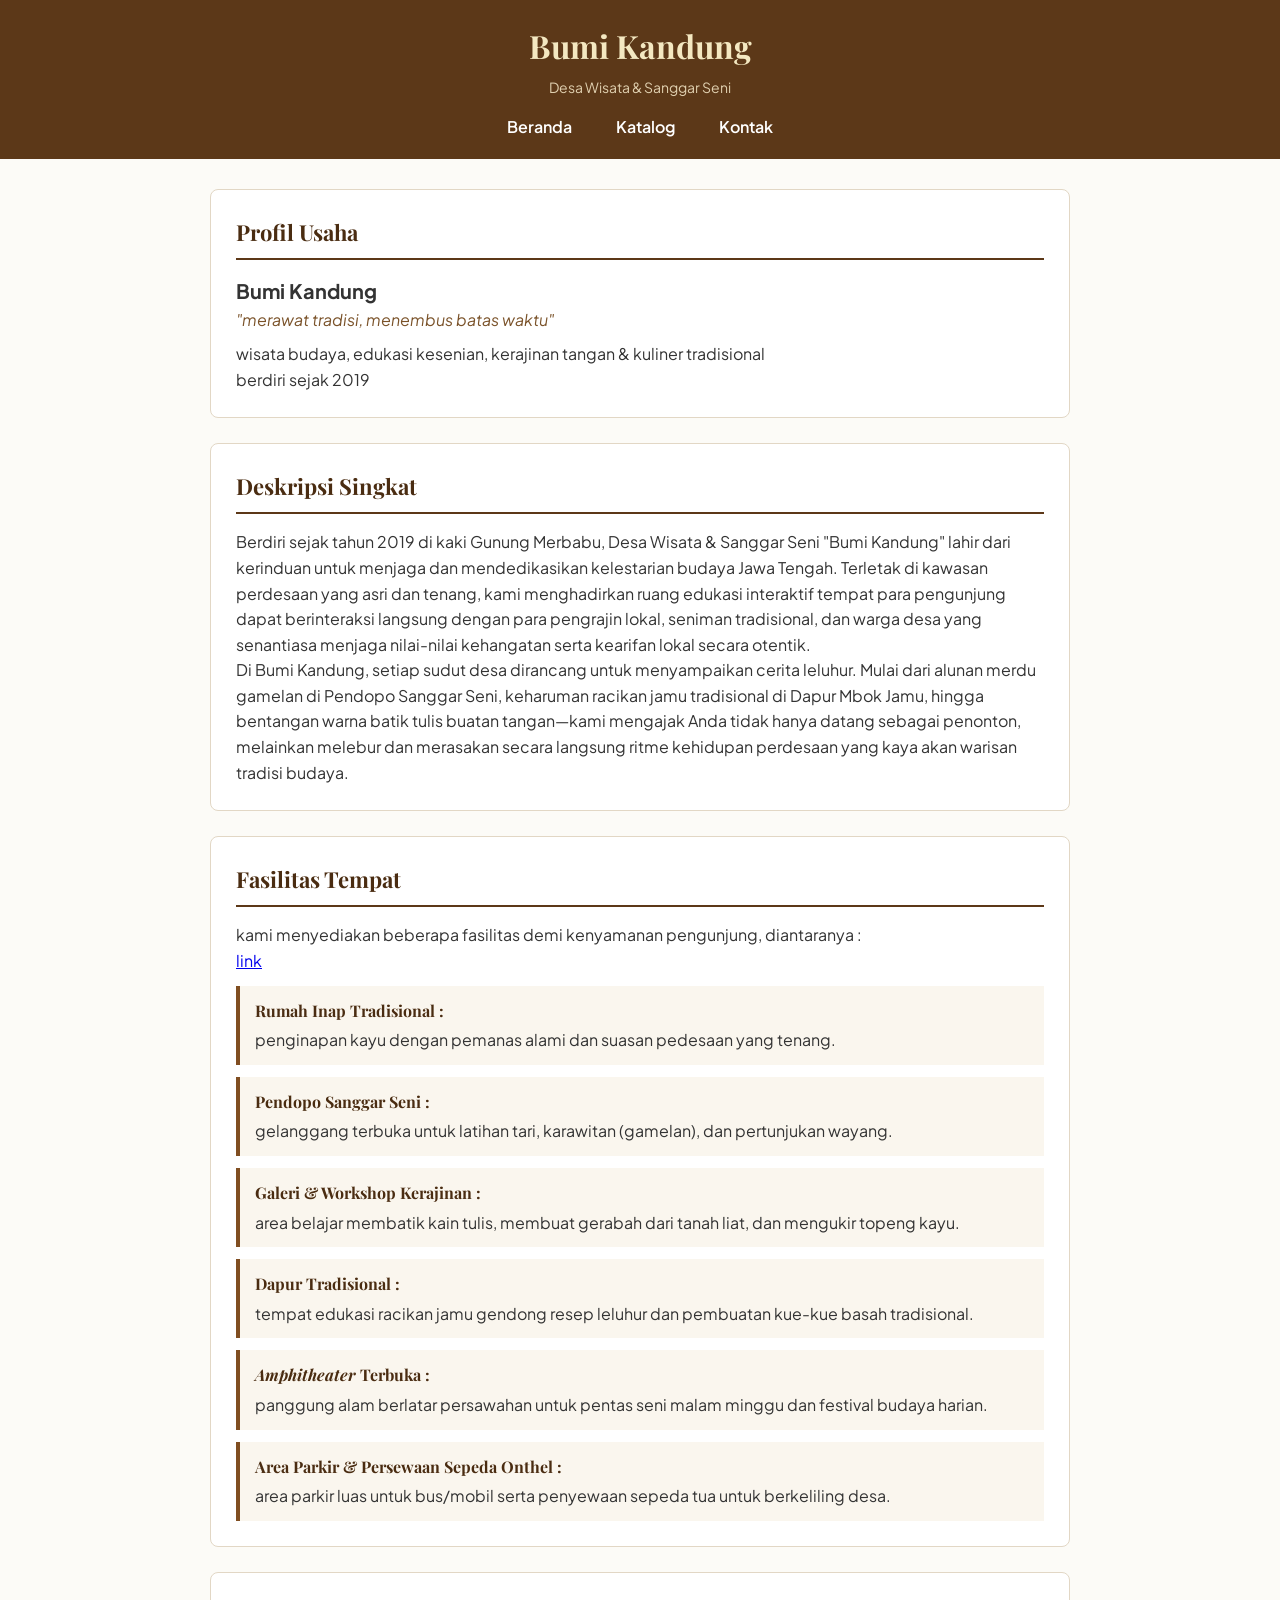
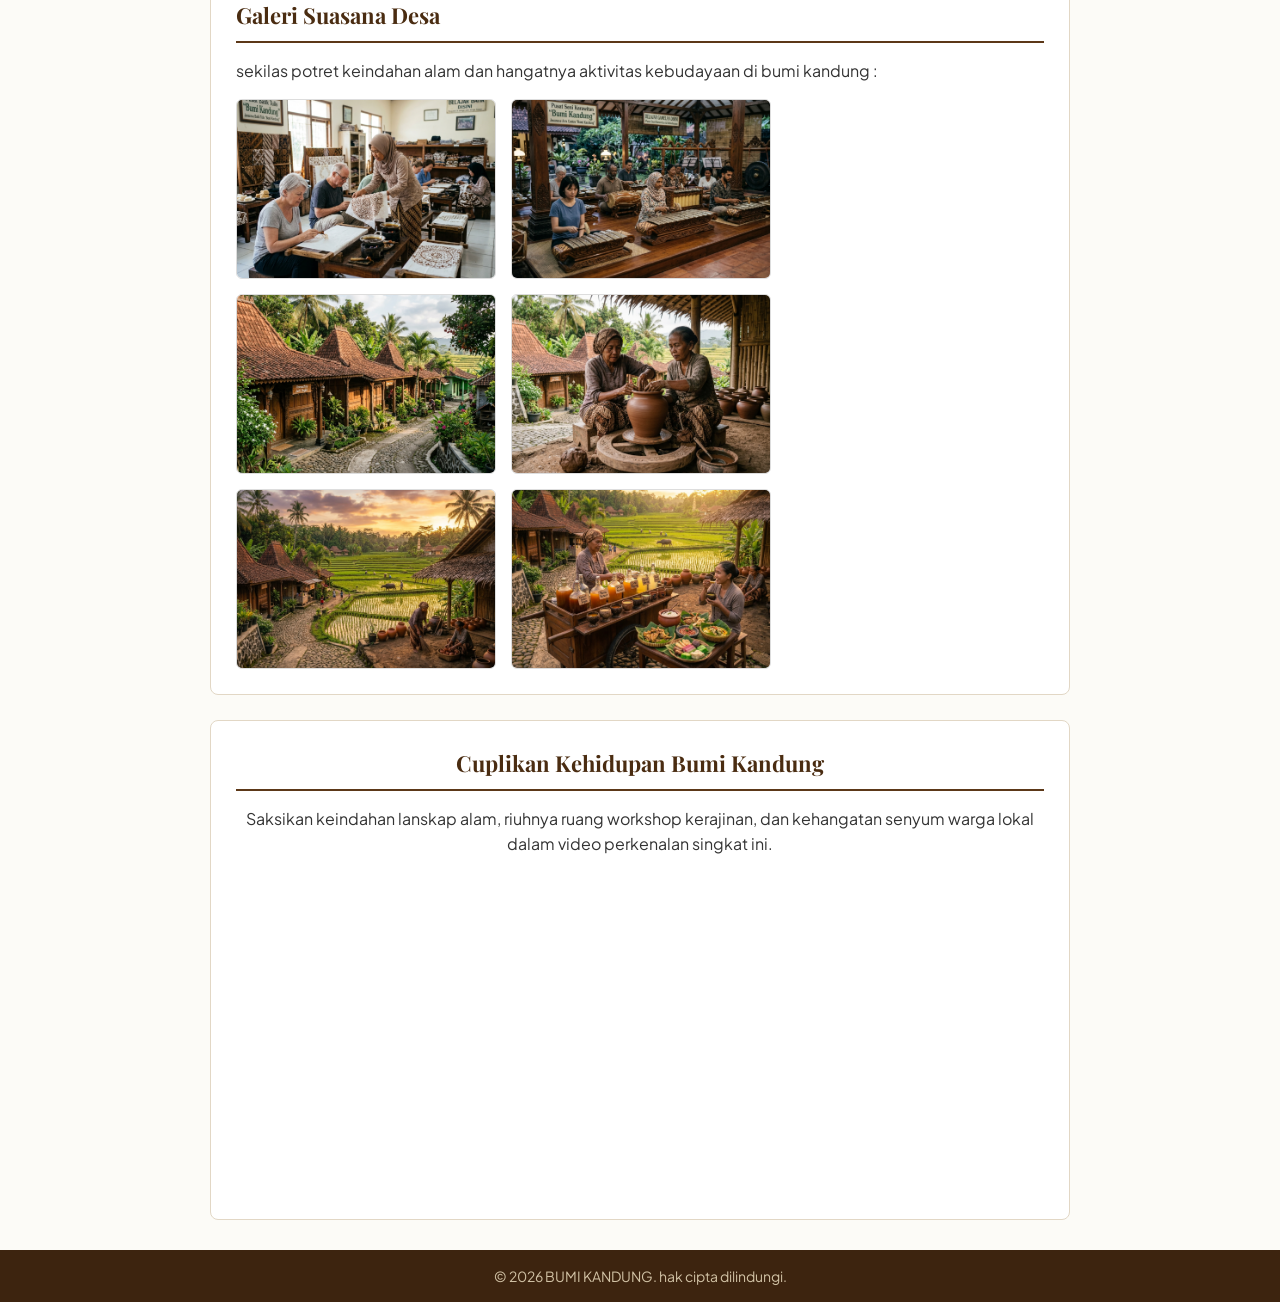
<file: index.html>
<!DOCTYPE html>
<html lang="id">
    <head>
        <meta charset="UTF-8" />
        <meta name="viewport" content="width=device-width, initial-scale=1.0" />
        <!-- JUDUL HALAMAN WEB -->
        <title>DESA WISATA & SANGGAR SENI "BUMI KANDUNG"</title>

        <!-- SEO -->
        <meta name="description"
            content="Desa Wisata & Sanggar Seni Bumi Kandung adalah kawasan wisata edukasi budaya yang mengusung konsep kelestarian tradisi Jawa Tengah." 
            />

        <!-- LINK ICON DAN STYLE.CSS -->
        <link rel="icon" type="image/jpg" href="favicon.jpg" />
        <link rel="stylesheet" href="style.css" />

        <!-- LINK FONTAWESOME & GOOGLE FONTS -->
        <link rel="stylesheet" 
            href="https://cdnjs.cloudflare.com/ajax/libs/font-awesome/6.4.0/css/all.min.css" 
        />
        <link rel="preconnect" 
            href="https://fonts.googleapis.com" 
        />
        <link rel="preconnect" 
            href="https://fonts.gstatic.com" crossorigin 
        />
        <link  
            href="https://fonts.googleapis.com/css2?family=Playfair+Display:ital,wght@0,600;0,700;1,400&family=Plus+Jakarta+Sans:wght@400;500;600;700&display=swap" 
            rel="stylesheet"
        />
    </head>

    <body>
        <!-- HALAMAN UTAMA WEB -->
        <header class="halaman-utama">
            <div class="logo-brand">
                <h1 class="nama-bisnis">bumi kandung</h1>
                <p>desa wisata & sanggar seni</p>
            </div>

            <nav class="link-halaman">
                <ul>
                    <li><a href="index.html">beranda</a></li>
                    <li><a href="katalog.html">katalog</a></li>
                    <li><a href="kontak.html">kontak</a></li>
                </ul>
            </nav>
        </header>

        <!-- ISI HALAMAN WEB -->
        <main class="isi-halaman">
            <!-- PROFIL USAHA -->
            <section class="profil-usaha">
                <h2>profil usaha</h2>
                <p id="nama-usaha">bumi kandung</p>
                <p id="tagline">"merawat tradisi, menembus batas waktu"</p>
                <p id="kategori">wisata budaya, edukasi kesenian, kerajinan tangan & kuliner tradisional</p>
                <p id="tahun-berdiri">berdiri sejak 2019</p>
            </section>

            <!-- DESKRIPSI SINGKAT -->
            <section class="deskripsi-usaha">
                <h2>deskripsi singkat</h2>
                <p class="deskripsi-singkat">
                    Berdiri sejak tahun 2019 di kaki Gunung Merbabu, Desa Wisata & Sanggar Seni "Bumi Kandung" 
                    lahir dari kerinduan untuk menjaga dan mendedikasikan kelestarian budaya Jawa Tengah. 
                    Terletak di kawasan perdesaan yang asri dan tenang, kami menghadirkan ruang edukasi interaktif 
                    tempat para pengunjung dapat berinteraksi langsung dengan para pengrajin lokal, seniman tradisional, 
                    dan warga desa yang senantiasa menjaga nilai-nilai kehangatan serta kearifan lokal secara otentik.
                </p>
                <p class="deskripsi-singkat">
                    Di Bumi Kandung, setiap sudut desa dirancang untuk menyampaikan cerita leluhur. Mulai dari alunan 
                    merdu gamelan di Pendopo Sanggar Seni, keharuman racikan jamu tradisional di Dapur Mbok Jamu, hingga 
                    bentangan warna batik tulis buatan tangan—kami mengajak Anda tidak hanya datang sebagai penonton, 
                    melainkan melebur dan merasakan secara langsung ritme kehidupan perdesaan yang kaya akan warisan 
                    tradisi budaya.
                </p>
            </section>

            <!-- FASILITAS TEMPAT -->
            <section class="fasilitas-keunggulan">
                <h2>fasilitas tempat</h2>
                <p>kami menyediakan beberapa fasilitas demi kenyamanan pengunjung, diantaranya :</p>
                <a href="#">link</a>
                <!-- RUMAH INAP -->
                <div class="kartu-fasilitas">
                    <h3 class="jenis-fasilitas">rumah inap tradisional :</h3>
                    <p class="deskripsi-fasilitas">
                        penginapan kayu dengan pemanas alami dan suasan pedesaan yang tenang.
                    </p>
                </div>

                <!-- PENDOPO SANGGAR SENI -->
                <div class="kartu-fasilitas">
                    <h3 class="jenis-fasilitas">pendopo sanggar seni :</h3>
                    <p class="deskripsi-fasilitas">
                        gelanggang terbuka untuk latihan tari, karawitan (gamelan), dan pertunjukan wayang.
                    </p>
                </div>

                <!-- GALERI & WORKSHOP KERAJINAN -->
                <div class="kartu-fasilitas">
                    <h3 class="jenis-fasilitas">galeri & workshop kerajinan :</h3>
                    <p class="deskripsi-fasilitas">
                        area belajar membatik kain tulis, membuat gerabah dari tanah liat, dan mengukir topeng kayu.
                    </p>
                </div>

                <!-- DAPUR TRADISIONAL -->
                <div class="kartu-fasilitas">
                    <h3 class="jenis-fasilitas">dapur tradisional :</h3>
                    <p class="deskripsi-fasilitas">
                        tempat edukasi racikan jamu gendong resep leluhur dan pembuatan kue-kue basah tradisional.
                    </p>
                </div>

                <!-- AMPHITHEATER -->
                <div class="kartu-fasilitas">
                    <h3 class="jenis-fasilitas"><span class="asing">amphitheater</span> terbuka :</h3>
                    <p class="deskripsi-fasilitas">
                        panggung alam berlatar persawahan untuk pentas seni malam minggu dan festival budaya harian.
                    </p>
                </div>

                <!-- AREA PARKIR -->
                <div class="kartu-fasilitas">
                    <h3 class="jenis-fasilitas">area parkir & persewaan sepeda onthel :</h3>
                    <p class="deskripsi-fasilitas">
                        area parkir luas untuk bus/mobil serta penyewaan sepeda tua untuk berkeliling desa.
                    </p>
                </div>
            </section>

            <!-- GALERI FOTO -->
            <section class="galeri">
                <h2>galeri suasana desa</h2>
                <p>sekilas potret keindahan alam dan hangatnya aktivitas kebudayaan di bumi kandung :</p>
                <div class="kontainer-galeri">
                    <img src="gambar/batik-tulis.jpg" alt="Wisatawan belajar membatik tulis" />
                    <img src="gambar/karawitan-gamelan.jpg" alt="Latihan gamelan di Pendopo" />
                    <img src="gambar/homestay-joglo.jpg" alt="Suasana Homestay Joglo" />
                    <img src="gambar/gerabah-tanah-liat.jpg" alt="Pembuatan gerabah tanah liat" />
                    <img src="gambar/suasana-desa.jpg" alt="Pemandangan persawahan desa" />
                    <img src="gambar/jamu-kuliner.jpg" alt="Sajian kuliner dan jamu tradisional" />
                </div>
            </section>

            <!-- VIDEO PROMOSI -->
            <section class="video">
                <h2>cuplikan kehidupan bumi kandung</h2>
                <p>Saksikan keindahan lanskap alam, riuhnya ruang workshop kerajinan, dan kehangatan senyum warga lokal dalam video perkenalan singkat ini.</p>
                <div class="bingkai-video">
                    <iframe 
                        width="560" 
                        height="315" 
                        src="https://www.youtube.com/embed/nQNo6uje_sU?si=doDVI8OCD-WXNoCJ" 
                        title="YouTube video player" 
                        frameborder="0"
                        allowfullscreen
                        ></iframe>
                </div>
            </section>
        </main>

        <!-- HALAMAN BAWAH WEB -->
        <footer class="halaman-bawah">
            <p>&copy; 2026 <span class="kapital">bumi kandung</span>. hak cipta dilindungi.</p>
        </footer>
    </body>
</html>
</file>
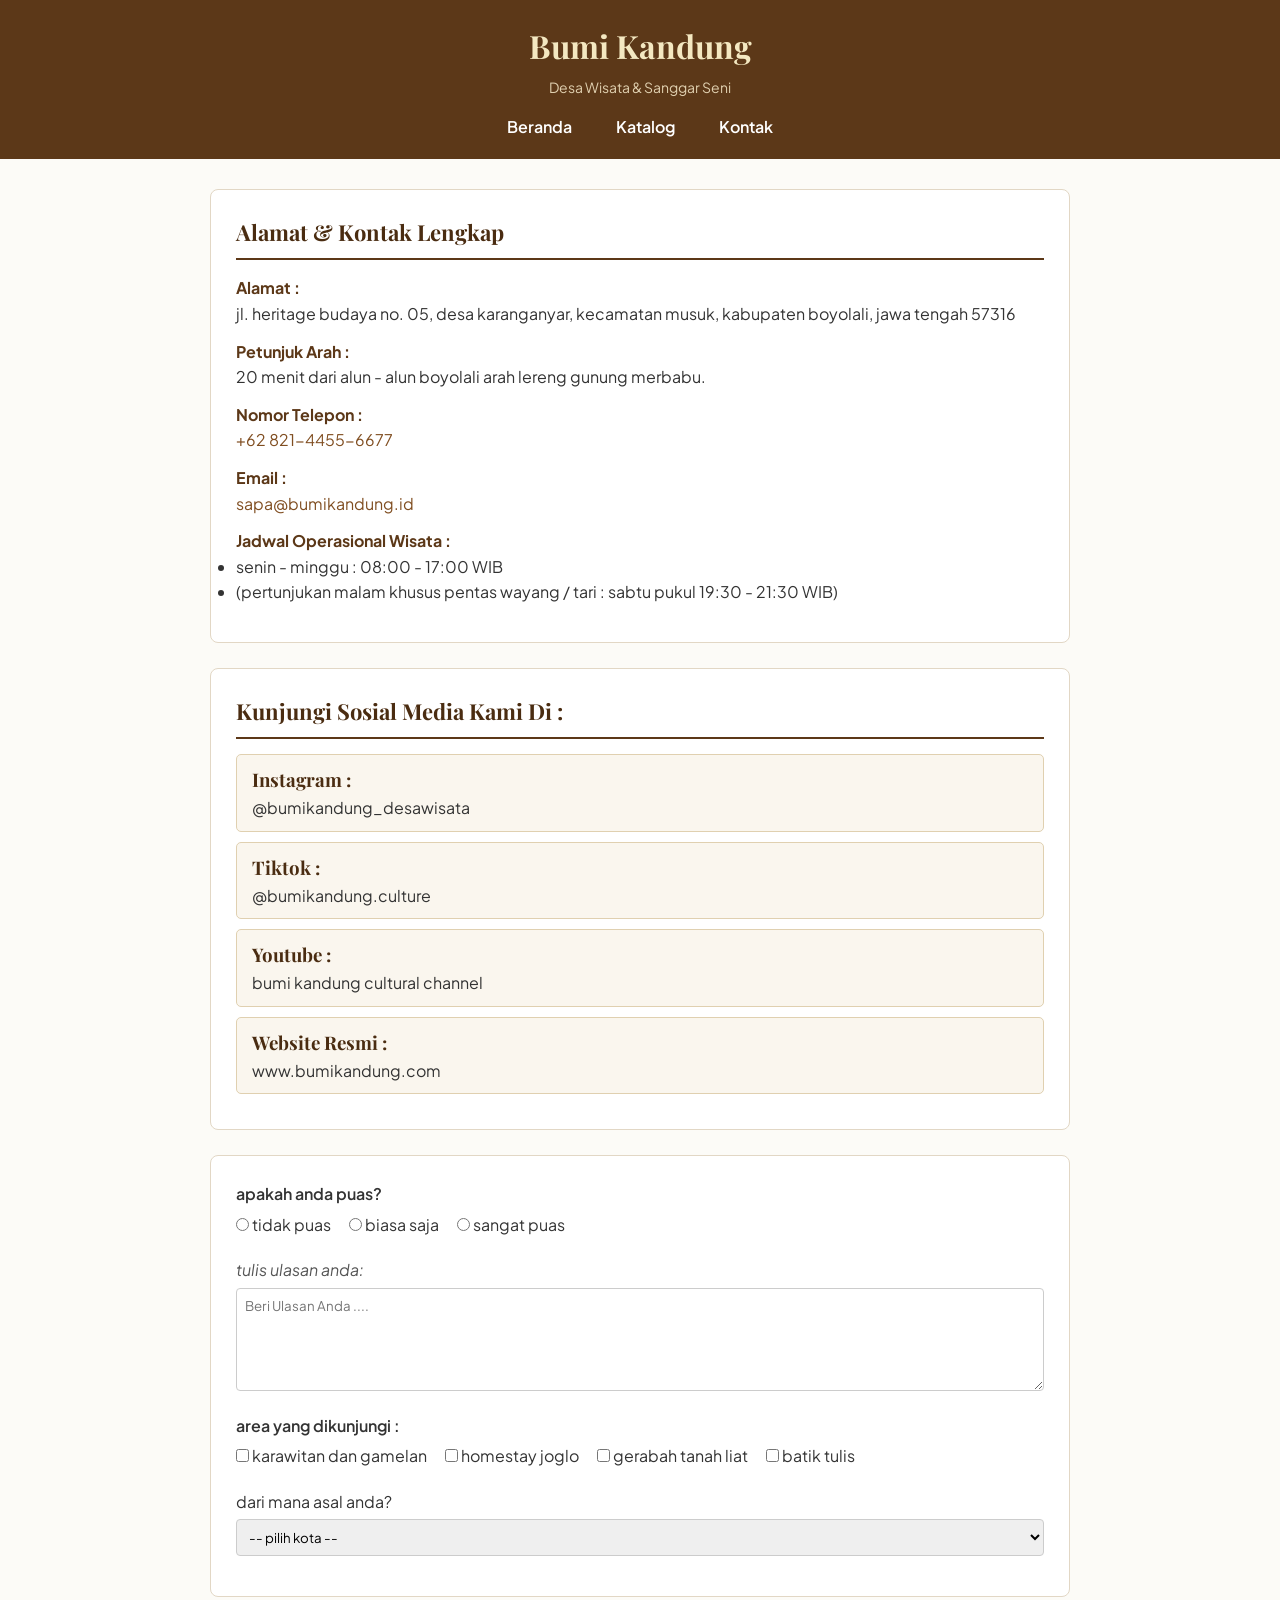
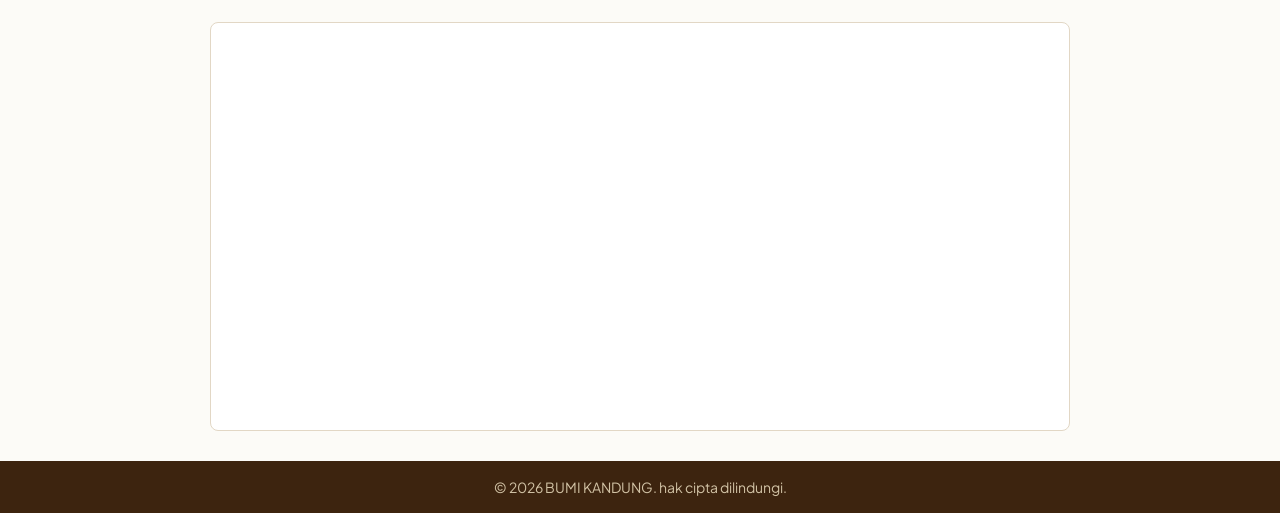
<file: kontak.html>
<!DOCTYPE html>
<html lang="id">
    <head>
        <meta charset="UTF-8" />
        <meta name="viewport" content="width=device-width, initial-scale=1.0" />
        <!-- JUDUL HALAMAN WEB -->
        <title>DESA WISATA & SANGGAR SENI "BUMI KANDUNG"</title>

        <!-- SEO -->
        <meta name="description"
            content="Desa Wisata & Sanggar Seni Bumi Kandung adalah kawasan wisata edukasi budaya yang mengusung konsep kelestarian tradisi Jawa Tengah." 
            />

        <!-- LINK ICON DAN STYLE.CSS -->
        <link rel="icon" type="image/jpg" href="favicon.jpg" />
        <link rel="stylesheet" href="style.css" />

        <!-- LINK FONTAWESOME & GOOGLE FONTS -->
        <link rel="stylesheet" 
            href="https://cdnjs.cloudflare.com/ajax/libs/font-awesome/6.4.0/css/all.min.css" 
        />
        <link rel="preconnect" 
            href="https://fonts.googleapis.com" 
        />
        <link rel="preconnect" 
            href="https://fonts.gstatic.com" crossorigin 
        />
        <link  
            href="https://fonts.googleapis.com/css2?family=Playfair+Display:ital,wght@0,600;0,700;1,400&family=Plus+Jakarta+Sans:wght@400;500;600;700&display=swap" 
            rel="stylesheet"
        />
    </head>

    <body>
        <!-- HALAMAN UTAMA WEB -->
        <header class="halaman-utama">
            <div class="logo-brand">
                <h1 class="nama-bisnis">bumi kandung</h1>
                <p>desa wisata & sanggar seni</p>
            </div>

            <nav class="link-halaman">
                <ul>
                    <li><a href="index.html">beranda</a></li>
                    <li><a href="katalog.html">katalog</a></li>
                    <li><a href="kontak.html">kontak</a></li>
                </ul>
            </nav>
        </header>

        <!-- ISI HALAMAN WEB -->
        <main class="isi-halaman">
            <!-- ALAMAT & KONTAK -->
            <section class="alamat-kontak">
                <h2>alamat & kontak lengkap</h2>
                <div class="kotak-informasi">
                    <p class="judul-info">alamat :</p>
                    <p class="detail-info">jl. heritage budaya no. 05, desa karanganyar, kecamatan musuk, kabupaten boyolali, jawa tengah 57316</p>
                </div>

                <div class="kotak-informasi">
                    <p class="judul-info">petunjuk arah :</p>
                    <p class="detail-info">20 menit dari alun - alun boyolali arah lereng gunung merbabu.</p>
                </div>

                <div class="kotak-informasi">
                    <p class="judul-info">nomor telepon :</p>
                    <p class="detail-info">
                        <a href="tel:+6282144556677">+62 821-4455-6677</a>
                    </p>
                </div>

                <div class="kotak-informasi">
                    <p class="judul-info">email :</p>
                    <p class="detail-info">
                    <a href="mailto:sapa@bumikandung.id">sapa@bumikandung.id</a>
                    </p>
                </div>

                <div class="kotak-informasi">
                    <p class="judul-info">jadwal operasional wisata :</p>
                    <ul>
                        <li>senin - minggu : 08:00 - 17:00 <span class="kapital">wib</span></li>
                        <li>(pertunjukan malam khusus pentas wayang / tari : sabtu pukul 19:30 - 21:30 <span class="kapital">wib</span>)</li>
                    </ul>
                </div>
            </section>

            <!-- MEDIA SOSIAL -->
            <section class="wadah-sosmed">
                <h2>kunjungi sosial media kami di :</h2>
                <a class="kartu-sosmed" href="#" target="_blank">
                    <h3>instagram :</h3>
                    <p>@bumikandung_desawisata</p>
                </a>
                <a class="kartu-sosmed" href="#" target="_blank">
                    <h3>tiktok :</h3>
                    <p>@bumikandung.culture</p>
                </a>
                <a class="kartu-sosmed" href="#" target="_blank">
                    <h3>youtube :</h3>
                    <p>bumi kandung cultural channel</p>
                </a>
                <a class="kartu-sosmed" href="#" target="_blank">
                    <h3>website resmi :</h3>
                    <p>www.bumikandung.com</p>
                </a>
            </section>

            <!-- FORMULIR -->
            <section class="formulir">
                <form action="/data.php" method="POST">
                    <div class="kepuasan">
                        <p>apakah anda puas?</p>
                        <label>
                            <input type="radio" name="kepuasan" value="tidak-puas" /> tidak puas
                        </label>
                        <label>
                            <input type="radio" name="kepuasan" value="biasa-saja" /> biasa saja
                        </label>
                        <label>
                            <input type="radio" name="kepuasan" value="sangat-puas" /> sangat puas
                        </label>
                    </div>

                    <div class="ulasan">
                        <label for="ulasan">tulis ulasan anda:</label>
                        <textarea 
                               id="ulasan" 
                               name="ulasan" 
                               rows="5" 
                               cols="40" 
                               placeholder="Beri Ulasan Anda ...." 
                            ></textarea>
                    </div>

                    <div>
                        <p>area yang dikunjungi :</p>
                        <label><input type="checkbox" name="area" value="karawitan" /> karawitan dan gamelan</label>
                        <label><input type="checkbox" name="area" value="homestay" /> homestay joglo</label>
                        <label><input type="checkbox" name="area" value="gerabah" /> gerabah tanah liat</label>
                        <label><input type="checkbox" name="area" value="batik" /> batik tulis</label>
                    </div>

                    <div>
                        <label for="kota">dari mana asal anda? </label>
                        <select id="kota" name="kota">
                            <option value="">-- pilih kota --</option>
                            <option value="surabaya">surabaya</option>
                            <option value="semarang">semarang</option>
                            <option value="yogyakarta">yogyakarta</option>
                            <option value="jakarta">jakarta</option>
                        </select>
                    </div>
                </form>
            </section>

            <!-- PETA LOKASI -->
            <section class="peta">
                <iframe 
                    width="100%" 
                    height="350" 
                    src="https://maps.google.com/maps?q=Boyolali,+Jawa+Tengah&t=&z=13&ie=UTF8&iwloc=&output=embed" 
                    style="border:0;" 
                    allowfullscreen="" 
                    loading="lazy">
                </iframe>
            </section>
        </main>

        <!-- HALAMAN BAWAH WEB -->
        <footer class="halaman-bawah">
            <p>&copy; 2026 <span class="kapital">bumi kandung</span>. hak cipta dilindungi.</p>
        </footer>
    </body>
</html>
</file>
<file: style.css>
/* 1. REGULASI UMUM (RESET & FONT SYSTEM) */
* {
    margin: 0;
    padding: 0;
    box-sizing: border-box;
}

body {
    font-family: 'Plus Jakarta Sans', sans-serif;
    background-color: #fcfbf7;
    color: #333333;
    line-height: 1.6;
}

/* Pengaturan judul agar memakai Google Font Playfair Display */
h1, h2, h3, .nama-bisnis {
    font-family: 'Playfair Display', serif;
    color: #4a2c11;
    text-transform: capitalize;
}

/* Utilitas Transformasi Teks */
.kapital {
    text-transform: uppercase;
}

.asing {
    font-style: italic;
}

/* 2. HEADER & NAVIGASI (HALAMAN UTAMA) */
.halaman-utama {
    background-color: #5c3818;
    color: #ffffff;
    padding: 20px;
    text-align: center;
}

.halaman-utama .nama-bisnis {
    color: #f4e8c1;
    font-size: 32px;
    margin-bottom: 5px;
}

.halaman-utama p {
    font-size: 14px;
    color: #e0d0b0;
    margin-bottom: 15px;
    text-transform: capitalize;
}

/* Navigasi */
.link-halaman ul {
    list-style: none;
    display: flex;
    justify-content: center;
    gap: 20px;
}

.link-halaman a {
    color: #ffffff;
    text-decoration: none;
    font-weight: 600;
    text-transform: capitalize;
    padding: 5px 12px;
    border-radius: 4px;
}

.link-halaman a:hover {
    background-color: #804e21;
    color: #f4e8c1;
}

/* 3. UTAMA / CONTAINER ISI HALAMAN */
.isi-halaman {
    max-width: 900px;
    margin: 30px auto;
    padding: 0 20px;
}

section {
    background-color: #ffffff;
    padding: 25px;
    margin-bottom: 25px;
    border: 1px solid #e2d7c5;
    border-radius: 8px;
}

section h2 {
    border-bottom: 2px solid #5c3818;
    padding-bottom: 8px;
    margin-bottom: 15px;
    font-size: 22px;
}

/* 4. TAMPILAN HALAMAN INDEX (BERANDA) */
/* Profil Usaha & Deskripsi */
#nama-usaha {
    font-weight: bold;
    font-size: 20px;
    text-transform: capitalize;
}

#tagline {
    font-style: italic;
    color: #7a5229;
    margin-bottom: 8px;
}

/* Kartu Fasilitas */
.kartu-fasilitas {
    background-color: #faf6ee;
    border-left: 4px solid #804e21;
    padding: 12px 15px;
    margin-top: 12px;
}

.jenis-fasilitas {
    font-size: 16px;
    margin-bottom: 4px;
}

/* Galeri Foto */
.kontainer-galeri {
    display: flex;
    flex-wrap: wrap;
    gap: 15px;
    margin-top: 15px;
}

.kontainer-galeri img {
    width: 100%;
    max-width: 260px;
    height: 180px;
    object-fit: cover;
    border-radius: 6px;
    border: 1px solid #ddd;
}

/* Frame Video & Audio */
.bingkai-video, .video, .audio {
    margin-top: 15px;
    text-align: center;
}

iframe, video {
    max-width: 100%;
    border-radius: 6px;
}

audio {
    width: 100%;
    max-width: 500px;
}

/* 5. TAMPILAN HALAMAN KATALOG (TABEL & ULASAN) */
/* Tabel Harga Paket */
.harga-paket table {
    width: 100%;
    border-collapse: collapse;
    margin-top: 15px;
}

.harga-paket th, .harga-paket td {
    border: 1px solid #dcd0bc;
    padding: 12px;
    text-align: left;
    vertical-align: top;
}

.harga-paket th {
    background-color: #5c3818;
    color: #ffffff;
}

.harga-paket td ul {
    padding-left: 18px;
}

/* Kotak Ulasan */
.kotak-ulasan {
    background-color: #fdfbf7;
    border: 1px solid #e8dec8;
    padding: 15px;
    border-radius: 6px;
    margin-top: 12px;
}

.pengulas {
    font-size: 16px;
    color: #5c3818;
}

.ulasan {
    font-style: italic;
    color: #555555;
    margin-top: 5px;
}

/* 6. TAMPILAN HALAMAN KONTAK (INFORMASI, SOSMED & FORMULIR) */
/* Alamat & Informasi */
.kotak-informasi {
    margin-bottom: 12px;
}

.judul-info {
    font-weight: bold;
    color: #5c3818;
    text-transform: capitalize;
}

.kotak-informasi a {
    color: #804e21;
    text-decoration: none;
}

.kotak-informasi a:hover {
    text-decoration: underline;
}

/* Kartu Sosmed */
.kartu-sosmed {
    display: block;
    background-color: #faf6ee;
    border: 1px solid #e0d0b0;
    padding: 10px 15px;
    margin-bottom: 10px;
    border-radius: 5px;
    text-decoration: none;
    color: #333;
}

.kartu-sosmed:hover {
    background-color: #f0e4cc;
}

/* Styling Formulir Sederhana */
.formulir form div {
    margin-bottom: 15px;
}

.formulir p, .formulir label {
    font-weight: 600;
    margin-bottom: 5px;
}

.formulir label {
    display: inline-block;
    font-weight: normal;
    margin-right: 15px;
    cursor: pointer;
}

.formulir textarea, .formulir select {
    width: 100%;
    padding: 8px;
    border: 1px solid #ccc;
    border-radius: 4px;
    font-family: inherit;
}

/* Section Peta */
.peta iframe {
    border-radius: 6px;
}

/*    7. FOOTER (HALAMAN BAWAH)  */
.halaman-bawah {
    background-color: #3d240f;
    color: #d1c2a5;
    text-align: center;
    padding: 15px;
    font-size: 14px;
    margin-top: 30px;
}
</file>
